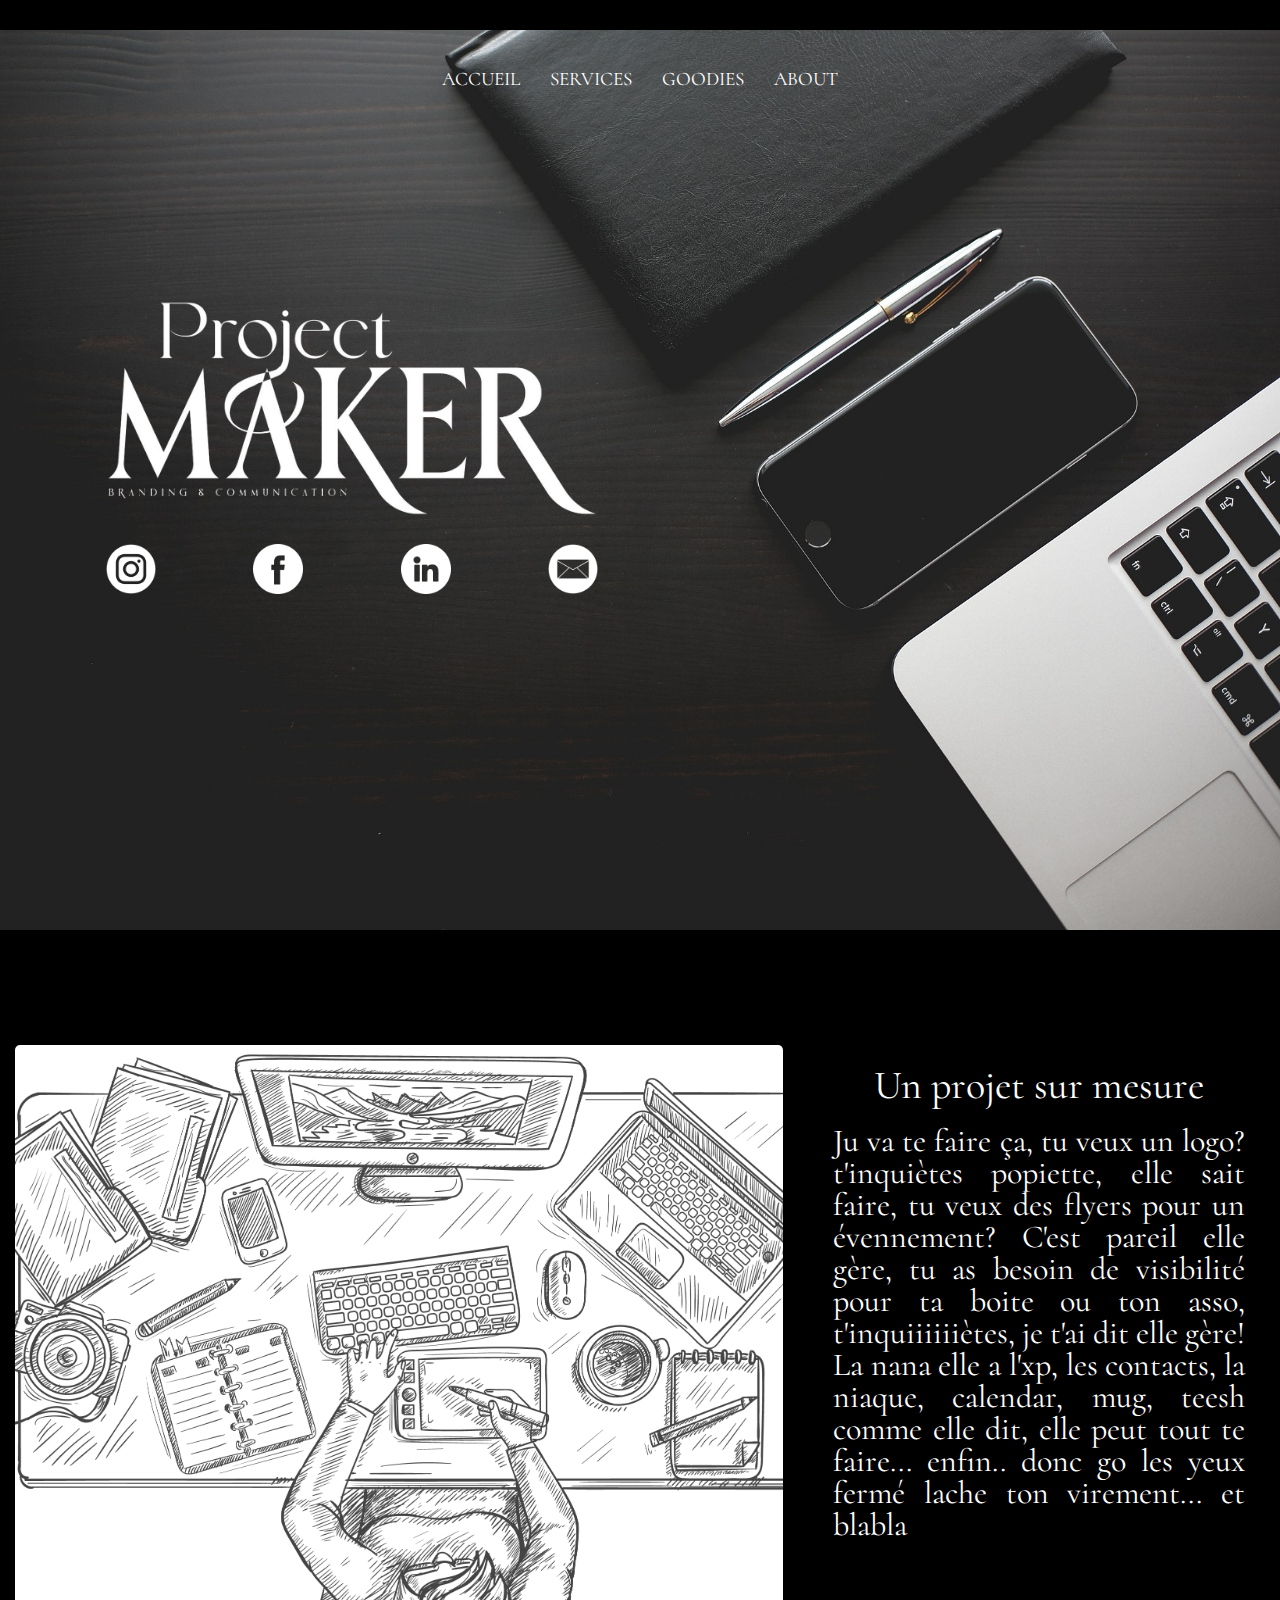
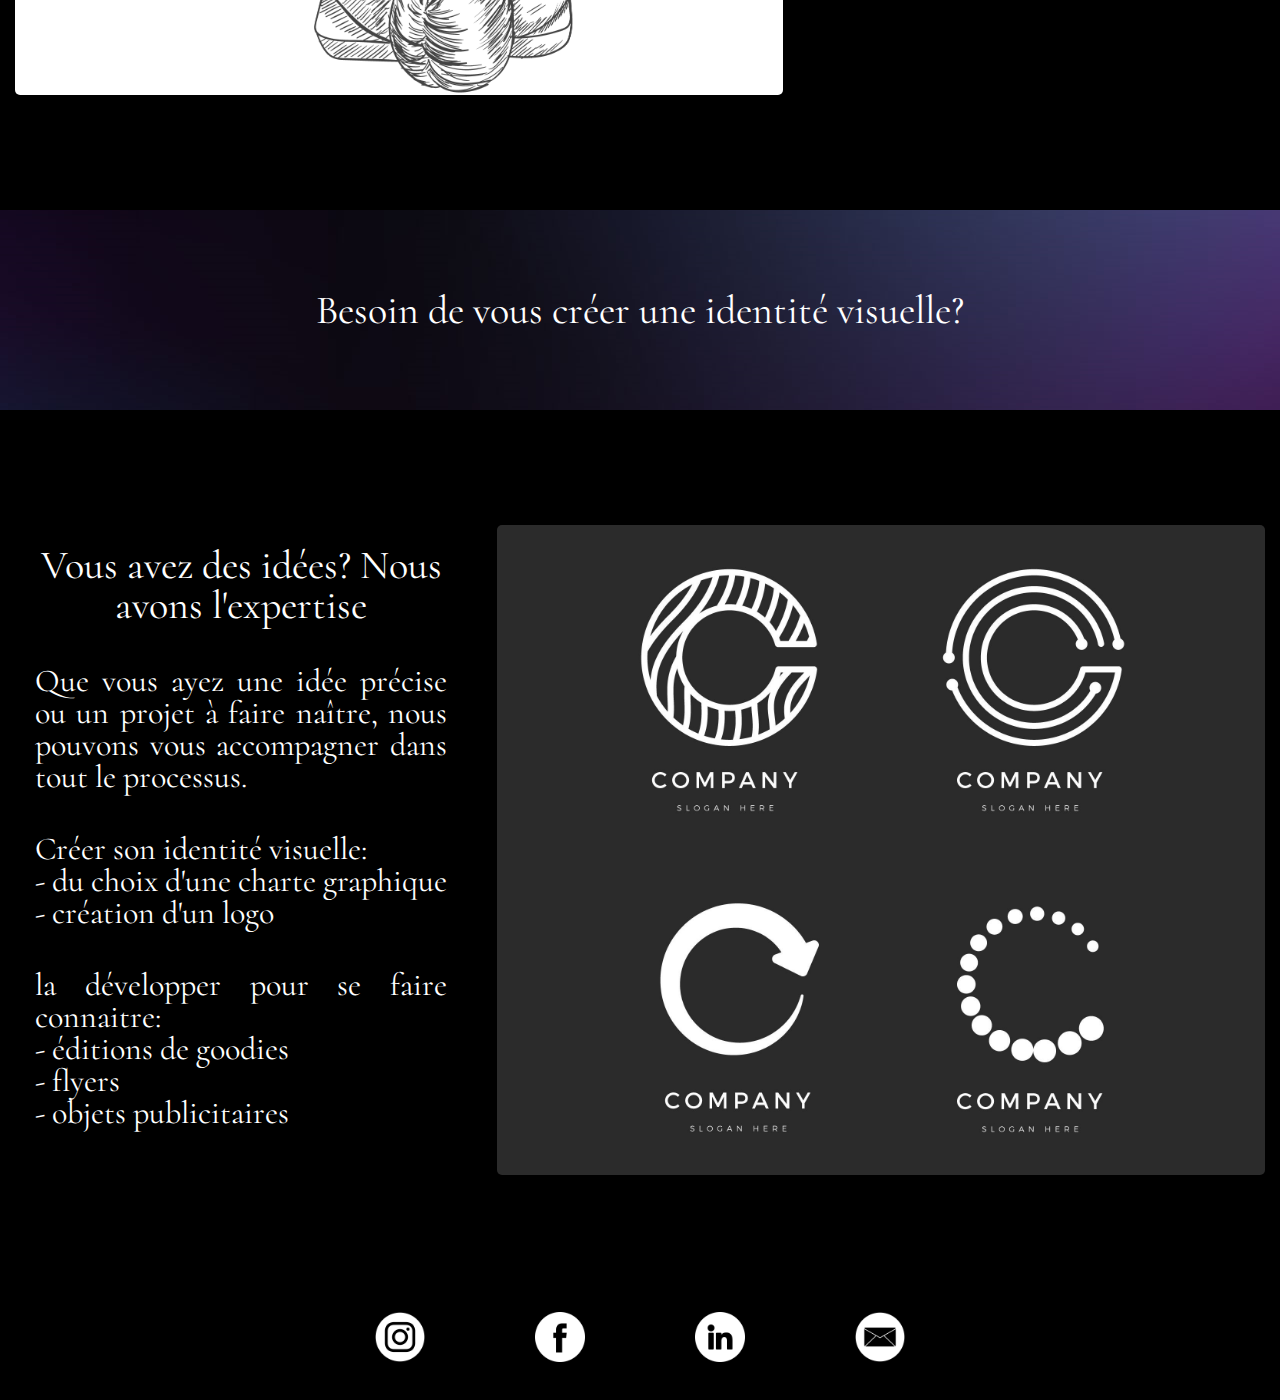
<file: index.html>
<!DOCTYPE html>
<html lang="fr">

<head>
    <meta charset="UTF-8">
    <meta http-equiv="X-UA-Compatible" content="IE=edge">
    <meta name="viewport" content="width=device-width, initial-scale=1.0">
    <link rel="stylesheet" href="https://cdnjs.cloudflare.com/ajax/libs/font-awesome/6.0.0/css/all.min.css" />
    <link rel="shortcut icon" href="./assets/img/favicon.ico">
    <link rel="stylesheet" href="./assets/styles/reset.css">
    <link rel="stylesheet" href="./assets/styles/index.css">
    <title>ProjectMaker</title>
</head>

<body>
    <header>
        <section class="header">
            <div class="navbar">

                <div class="navHeader nav-container">
                    <input class="checkbox" type="checkbox" name="" id="" />
                    <div class="hamburger-lines">
                        <span class="line line1"></span>
                        <span class="line line2"></span>
                        <span class="line line3"></span>
                    </div>
                    <nav class="menuNav">
                        <ul>
                            <li>Accueil</li>
                            <li><a href="./service.html">Services</a></li>
                            <li>Goodies</li>
                            <li>About</li>
                        </ul>
                    </nav>
                </div>
            </div>
            <div class="headerTitle">
                <img class="logo" src="./assets/img/logoBlanc.png" alt="logo">
                <nav class="social-network">
                    <ul>
                        <li class="insta"><a href="https://www.instagram.com/project_maker_bayonne/"
                                target="_blank"><img src="./assets/img/instagram.png" alt="instagram"></a>
                        </li>
                        <li class="facebook"><a href="https://www.facebook.com/projectmaker64.fr" target="_blank"><img
                                    src="./assets/img/facebook.png" alt="facebook"></a>
                        </li>
                        <li class="linkedin"><a href="https://www.linkedin.com/in/julie-palacio-459010116/"
                                target="_blank"><img src="./assets/img/linkedin.png" alt="linkedin"></a></li>
                        <li class="mail"><a href="mailto:julieprojectmaker@outlook.com" target="_blank"><img
                                    src="./assets/img/mail.png" alt="mail"></a></li>

                    </ul>
                </nav>
            </div>

        </section>
    </header>
    <section class="menuNav">
    </section>
    <section class="presentation">
        <div class="imgPresent"></div>
        <div class="textPresent">
            <h2>Un projet sur mesure</h2>
            <p> Ju va te faire ça, tu veux un logo? t'inquiètes popiette, elle sait faire, tu veux des flyers pour un
                évennement? C'est pareil elle gère, tu as besoin de visibilité pour ta boite ou ton asso,
                t'inquiiiiiiètes, je t'ai dit elle gère! La nana elle a l'xp, les contacts, la niaque, calendar, mug,
                teesh comme elle dit, elle peut tout te faire... enfin.. donc go les yeux fermé lache ton virement...
                et blabla</p>
        </div>
    </section>
    <div class="separation">
        <h2>Besoin de vous créer une identité visuelle?</h2>
    </div>
    <section class="projetAz">
        <div class="textProjetAz">
            <h2>Vous avez des idées? Nous avons l'expertise</h2>
            <p>Que vous ayez une idée précise ou un projet à faire naître, nous pouvons vous accompagner dans tout le
                processus.
            </p>
            <p>
                Créer son identité visuelle:
                <ul>
                    <li>- du choix d'une charte graphique</li>
                    <li>- création d'un logo</li>
                </ul>
            </p>
            <p>
                la développer pour se faire connaitre:
                <ul>
                    <li>- éditions de goodies</li>
                    <li>- flyers</li>
                    <li>- objets publicitaires</li>
                </ul>

            </p>
        </div>
        <div class="imgProjetAz"></div>
    </section>
    <footer>
        <nav class="social-network">
            <ul>
                <li class="insta"><a href="https://www.instagram.com/project_maker_bayonne/" target="_blank"><img
                            src="./assets/img/instagram.png" alt="instagram"></a>
                </li>
                <li class="facebook"><a href="https://www.facebook.com/projectmaker64.fr" target="_blank"><img
                            src="./assets/img/facebook.png" alt="facebook"></a>
                </li>
                <li class="linkedin"><a href="https://www.linkedin.com/in/julie-palacio-459010116/" target="_blank"><img
                            src="./assets/img/linkedin.png" alt="linkedin"></a></li>
                <li class="mail"><a href="mailto:julieprojectmaker@outlook.com" target="_blank"><img
                            src="./assets/img/mail.png" alt="mail"></a></li>

            </ul>
        </nav>

    </footer>
</body>

</html>
</file>
<file: assets/styles/index.css>
@font-face {
  font-family: "Cormorant";
  src: url(../fonts/Cormorant-VariableFont_wght.ttf);
}

* {
  margin: 0;
  padding: 0;
  -webkit-box-sizing: border-box;
          box-sizing: border-box;
}

body {
  text-align: center;
  font-family: Cormorant, serif;
  background: #000;
  margin: 0 auto;
  padding: 10px 0;
  font-size: 2rem;
  color: #fff;
}

body li {
  list-style: none;
}

body a {
  text-decoration: none;
  color: #fff;
}

body h2 {
  font-size: 2.5rem;
}

header {
  height: 100vh;
  width: 100%;
  background: url(../img/bgAcc.jpg) center/cover;
}

header .header .nav-container input {
  display: none;
}

header .header .nav-container .hamburger-lines {
  display: none;
}

@media screen and (max-width: 750px) {
  header .header .navbar .navHeader .menuNav {
    padding-top: 50px;
    -webkit-box-shadow: inset 0 0 2000px rgba(255, 255, 255, 0.5);
            box-shadow: inset 0 0 2000px rgba(255, 255, 255, 0.5);
    height: 100vh;
    width: 100%;
    -webkit-transform: translate(-150%);
            transform: translate(-150%);
    display: -webkit-box;
    display: -ms-flexbox;
    display: flex;
    -webkit-box-orient: vertical;
    -webkit-box-direction: normal;
        -ms-flex-direction: column;
            flex-direction: column;
    margin-right: -40px;
    padding-right: 25%;
    -webkit-transition: -webkit-transform 0.5s ease-in-out;
    transition: -webkit-transform 0.5s ease-in-out;
    transition: transform 0.5s ease-in-out;
    transition: transform 0.5s ease-in-out, -webkit-transform 0.5s ease-in-out;
    text-align: center;
  }
  header .header .navbar .navHeader .menuNav ul {
    margin-left: auto;
  }
  header .header .navbar .navHeader .menuNav ul li {
    margin-bottom: 1.2rem;
    font-size: 2.5rem;
    font-weight: 500;
  }
}

header .header .navHeader {
  margin: 20px auto;
  display: -webkit-box;
  display: -ms-flexbox;
  display: flex;
  -webkit-box-pack: center;
      -ms-flex-pack: center;
          justify-content: center;
}

@media screen and (max-width: 950px) {
  header .header .navHeader {
    margin: 5px auto;
  }
}

header .header .navHeader .menuNav {
  height: 100px;
  width: 50%;
  display: -webkit-box;
  display: -ms-flexbox;
  display: flex;
  margin: 0 10%;
  font-size: 1.2rem;
  text-transform: uppercase;
}

@media screen and (max-width: 950px) {
  header .header .navHeader .menuNav {
    width: 100%;
    -webkit-box-pack: start;
        -ms-flex-pack: start;
            justify-content: flex-start;
    margin: 0;
  }
}

header .header .navHeader .menuNav ul {
  display: -webkit-box;
  display: -ms-flexbox;
  display: flex;
  -webkit-box-align: center;
      -ms-flex-align: center;
          align-items: center;
  -webkit-box-pack: center;
      -ms-flex-pack: center;
          justify-content: center;
  width: 100%;
}

@media screen and (max-width: 750px) {
  header .header .navHeader .menuNav ul {
    -webkit-box-orient: vertical;
    -webkit-box-direction: normal;
        -ms-flex-direction: column;
            flex-direction: column;
    height: 30vh;
    width: 50%;
  }
}

header .header .navHeader .menuNav ul li {
  position: relative;
  margin: 0 15px;
}

@media screen and (max-width: 750px) {
  header .header .navHeader .menuNav ul li {
    height: 30vh;
    display: -webkit-box;
    display: -ms-flexbox;
    display: flex;
    -webkit-box-align: center;
        -ms-flex-align: center;
            align-items: center;
  }
}

@media screen and (max-width: 400px) {
  header .header .navHeader .menuNav ul li {
    margin: 0 8px;
  }
}

header .header .navHeader .menuNav ul li:hover {
  cursor: pointer;
}

header .header .navHeader .menuNav ul li::after {
  content: "";
  position: absolute;
  display: block;
  bottom: -5px;
  left: 0;
  width: 100%;
  height: 2px;
  opacity: 1;
}

@media screen and (max-width: 750px) {
  header .header .navHeader .menuNav ul li::after {
    display: none;
  }
}

header .header .navHeader .menuNav ul li:hover::after {
  background-color: #fff;
  -webkit-transition: 1.5s;
  transition: 1.5s;
}

@media screen and (max-width: 750px) {
  header .header .nav-container {
    display: block;
    position: relative;
    height: 60px;
  }
  header .header .nav-container .checkbox {
    position: absolute;
    display: block;
    height: 32px;
    width: 32px;
    top: 20px;
    right: 20px;
    z-index: 5;
    opacity: 0;
    cursor: pointer;
  }
  header .header .nav-container .hamburger-lines {
    display: block;
    height: 26px;
    width: 32px;
    position: absolute;
    top: 35px;
    right: 20px;
    z-index: 2;
    display: -webkit-box;
    display: -ms-flexbox;
    display: flex;
    -webkit-box-orient: vertical;
    -webkit-box-direction: normal;
        -ms-flex-direction: column;
            flex-direction: column;
    -webkit-box-pack: justify;
        -ms-flex-pack: justify;
            justify-content: space-between;
  }
  header .header .nav-container .hamburger-lines .line {
    display: block;
    height: 4px;
    width: 100%;
    border-radius: 10px;
    background: #fff;
  }
  header .header .nav-container .hamburger-lines .line1 {
    -webkit-transform-origin: 0% 0%;
            transform-origin: 0% 0%;
    -webkit-transition: -webkit-transform 0.4s ease-in-out;
    transition: -webkit-transform 0.4s ease-in-out;
    transition: transform 0.4s ease-in-out;
    transition: transform 0.4s ease-in-out, -webkit-transform 0.4s ease-in-out;
  }
  header .header .nav-container .hamburger-lines .line2 {
    -webkit-transition: -webkit-transform 0.2s ease-in-out;
    transition: -webkit-transform 0.2s ease-in-out;
    transition: transform 0.2s ease-in-out;
    transition: transform 0.2s ease-in-out, -webkit-transform 0.2s ease-in-out;
  }
  header .header .nav-container .hamburger-lines .line3 {
    -webkit-transform-origin: 0% 100%;
            transform-origin: 0% 100%;
    -webkit-transition: -webkit-transform 0.4s ease-in-out;
    transition: -webkit-transform 0.4s ease-in-out;
    transition: transform 0.4s ease-in-out;
    transition: transform 0.4s ease-in-out, -webkit-transform 0.4s ease-in-out;
  }
  header .header .nav-container input[type="checkbox"]:checked ~ .menuNav {
    -webkit-transform: translateX(0);
            transform: translateX(0);
  }
  header .header .nav-container input[type="checkbox"]:checked ~ .hamburger-lines .line1 {
    -webkit-transform: rotate(45deg);
            transform: rotate(45deg);
  }
  header .header .nav-container input[type="checkbox"]:checked ~ .hamburger-lines .line2 {
    -webkit-transform: scaleY(0);
            transform: scaleY(0);
  }
  header .header .nav-container input[type="checkbox"]:checked ~ .hamburger-lines .line3 {
    -webkit-transform: rotate(-45deg);
            transform: rotate(-45deg);
  }
}

header .header .headerTitle {
  margin-right: 45%;
}

header .header .headerTitle .logo {
  width: 50%;
  margin-top: 150px;
}

@media screen and (max-width: 1400px) {
  header .header .headerTitle .logo {
    width: 70%;
  }
}

@media screen and (max-width: 950px) {
  header .header .headerTitle .logo {
    width: 90%;
    margin-top: 250px;
  }
}

header .header .headerTitle .social-network {
  display: -webkit-box;
  display: -ms-flexbox;
  display: flex;
  -webkit-box-pack: center;
      -ms-flex-pack: center;
          justify-content: center;
}

@media screen and (max-width: 1400px) {
  header .header .headerTitle .social-network {
    width: 70%;
  }
}

@media screen and (max-width: 950px) {
  header .header .headerTitle .social-network {
    width: 100%;
  }
}

header .header .headerTitle .social-network ul {
  display: -webkit-box;
  display: -ms-flexbox;
  display: flex;
  -webkit-box-align: center;
      -ms-flex-align: center;
          align-items: center;
  -webkit-box-pack: justify;
      -ms-flex-pack: justify;
          justify-content: space-between;
}

@media screen and (max-width: 950px) {
  header .header .headerTitle .social-network ul {
    width: 90%;
    height: 50px;
  }
}

header .header .headerTitle .social-network ul .facebook img,
header .header .headerTitle .social-network ul .linkedin img,
header .header .headerTitle .social-network ul .insta img,
header .header .headerTitle .social-network ul .mail img {
  width: 50px;
  height: 50px;
  -webkit-transition: all 330ms ease-in-out;
  transition: all 330ms ease-in-out;
}

@media screen and (max-width: 500px) {
  header .header .headerTitle .social-network ul .facebook img,
  header .header .headerTitle .social-network ul .linkedin img,
  header .header .headerTitle .social-network ul .insta img,
  header .header .headerTitle .social-network ul .mail img {
    width: 40px;
    height: 40px;
  }
}

@media screen and (max-width: 320px) {
  header .header .headerTitle .social-network ul .facebook img,
  header .header .headerTitle .social-network ul .linkedin img,
  header .header .headerTitle .social-network ul .insta img,
  header .header .headerTitle .social-network ul .mail img {
    width: 30px;
    height: 30px;
  }
}

header .header .headerTitle .social-network ul .facebook img:hover,
header .header .headerTitle .social-network ul .linkedin img:hover,
header .header .headerTitle .social-network ul .insta img:hover,
header .header .headerTitle .social-network ul .mail img:hover {
  -webkit-transform: scale(1.1);
          transform: scale(1.1);
}

.social-network {
  width: 50%;
  display: -webkit-box;
  display: -ms-flexbox;
  display: flex;
  height: 100px;
  margin: 0 auto;
}

@media screen and (max-width: 950px) {
  .social-network {
    width: 100%;
  }
}

@media screen and (max-width: 750px) {
  .social-network {
    -webkit-box-pack: center;
        -ms-flex-pack: center;
            justify-content: center;
  }
}

.social-network ul {
  width: 100%;
  display: -webkit-box;
  display: -ms-flexbox;
  display: flex;
  -webkit-box-align: center;
      -ms-flex-align: center;
          align-items: center;
  -ms-flex-pack: distribute;
      justify-content: space-around;
}

@media screen and (max-width: 950px) {
  .social-network ul {
    width: 60%;
  }
}

.social-network ul .facebook img,
.social-network ul .linkedin img,
.social-network ul .insta img,
.social-network ul .mail img {
  width: 50px;
  height: 50px;
  -webkit-transition: all 330ms ease-in-out;
  transition: all 330ms ease-in-out;
}

.social-network ul .facebook img:hover,
.social-network ul .linkedin img:hover,
.social-network ul .insta img:hover,
.social-network ul .mail img:hover {
  -webkit-transform: scale(1.1);
          transform: scale(1.1);
}

.presentation,
.projetAz {
  max-width: 1400px;
  margin: 100px auto;
  display: -webkit-box;
  display: -ms-flexbox;
  display: flex;
  -webkit-box-pack: center;
      -ms-flex-pack: center;
          justify-content: center;
  -webkit-box-align: center;
      -ms-flex-align: center;
          align-items: center;
}

@media screen and (max-width: 750px) {
  .presentation,
  .projetAz {
    margin: 25px auto;
  }
}

.imgPresent,
.textPresent,
.imgProjetAz,
.textProjetAz {
  border-radius: 5px;
  margin: 15px;
  width: 80%;
}

@media screen and (max-width: 750px) {
  .presentation {
    -webkit-box-orient: vertical;
    -webkit-box-direction: normal;
        -ms-flex-direction: column;
            flex-direction: column;
  }
}

.presentation .imgPresent {
  background: url(../img/workspace.png) center/cover;
  height: 650px;
  max-width: 60%;
  background-color: #fff;
}

@media screen and (max-width: 1000px) {
  .presentation .imgPresent {
    width: 40%;
  }
}

@media screen and (max-width: 750px) {
  .presentation .imgPresent {
    max-width: 100%;
    width: 90%;
  }
}

.presentation .textPresent {
  height: 650px;
  width: 40%;
  padding: 20px;
}

@media screen and (max-width: 1000px) {
  .presentation .textPresent {
    width: 60%;
  }
}

@media screen and (max-width: 750px) {
  .presentation .textPresent {
    max-width: 100%;
    width: 90%;
    height: auto;
  }
}

.presentation .textPresent p {
  text-align: justify;
  margin-top: 20px;
}

.separation {
  width: 100%;
  height: 200px;
  background: url(../img/separation.png);
}

.separation h2 {
  display: -webkit-box;
  display: -ms-flexbox;
  display: flex;
  -webkit-box-pack: center;
      -ms-flex-pack: center;
          justify-content: center;
  -webkit-box-align: center;
      -ms-flex-align: center;
          align-items: center;
  height: 100%;
}

@media screen and (max-width: 750px) {
  .projetAz {
    -webkit-box-orient: vertical;
    -webkit-box-direction: normal;
        -ms-flex-direction: column;
            flex-direction: column;
  }
}

.projetAz .textProjetAz {
  height: 650px;
  width: 40%;
  padding: 20px;
}

.projetAz .textProjetAz p {
  text-align: justify;
  margin-top: 40px;
}

.projetAz .textProjetAz li {
  text-align: start;
}

@media screen and (max-width: 1000px) {
  .projetAz .textProjetAz {
    width: 60%;
  }
}

@media screen and (max-width: 750px) {
  .projetAz .textProjetAz {
    max-width: 100%;
    width: 90%;
    height: auto;
  }
}

.projetAz .imgProjetAz {
  background: url(../img/exemleLogo.jpg) center/cover;
  height: 650px;
  max-width: 60%;
  background-color: #fff;
}

@media screen and (max-width: 1000px) {
  .projetAz .imgProjetAz {
    width: 40%;
  }
}

@media screen and (max-width: 750px) {
  .projetAz .imgProjetAz {
    max-width: 100%;
    width: 90%;
  }
}
/*# sourceMappingURL=index.css.map */
</file>
